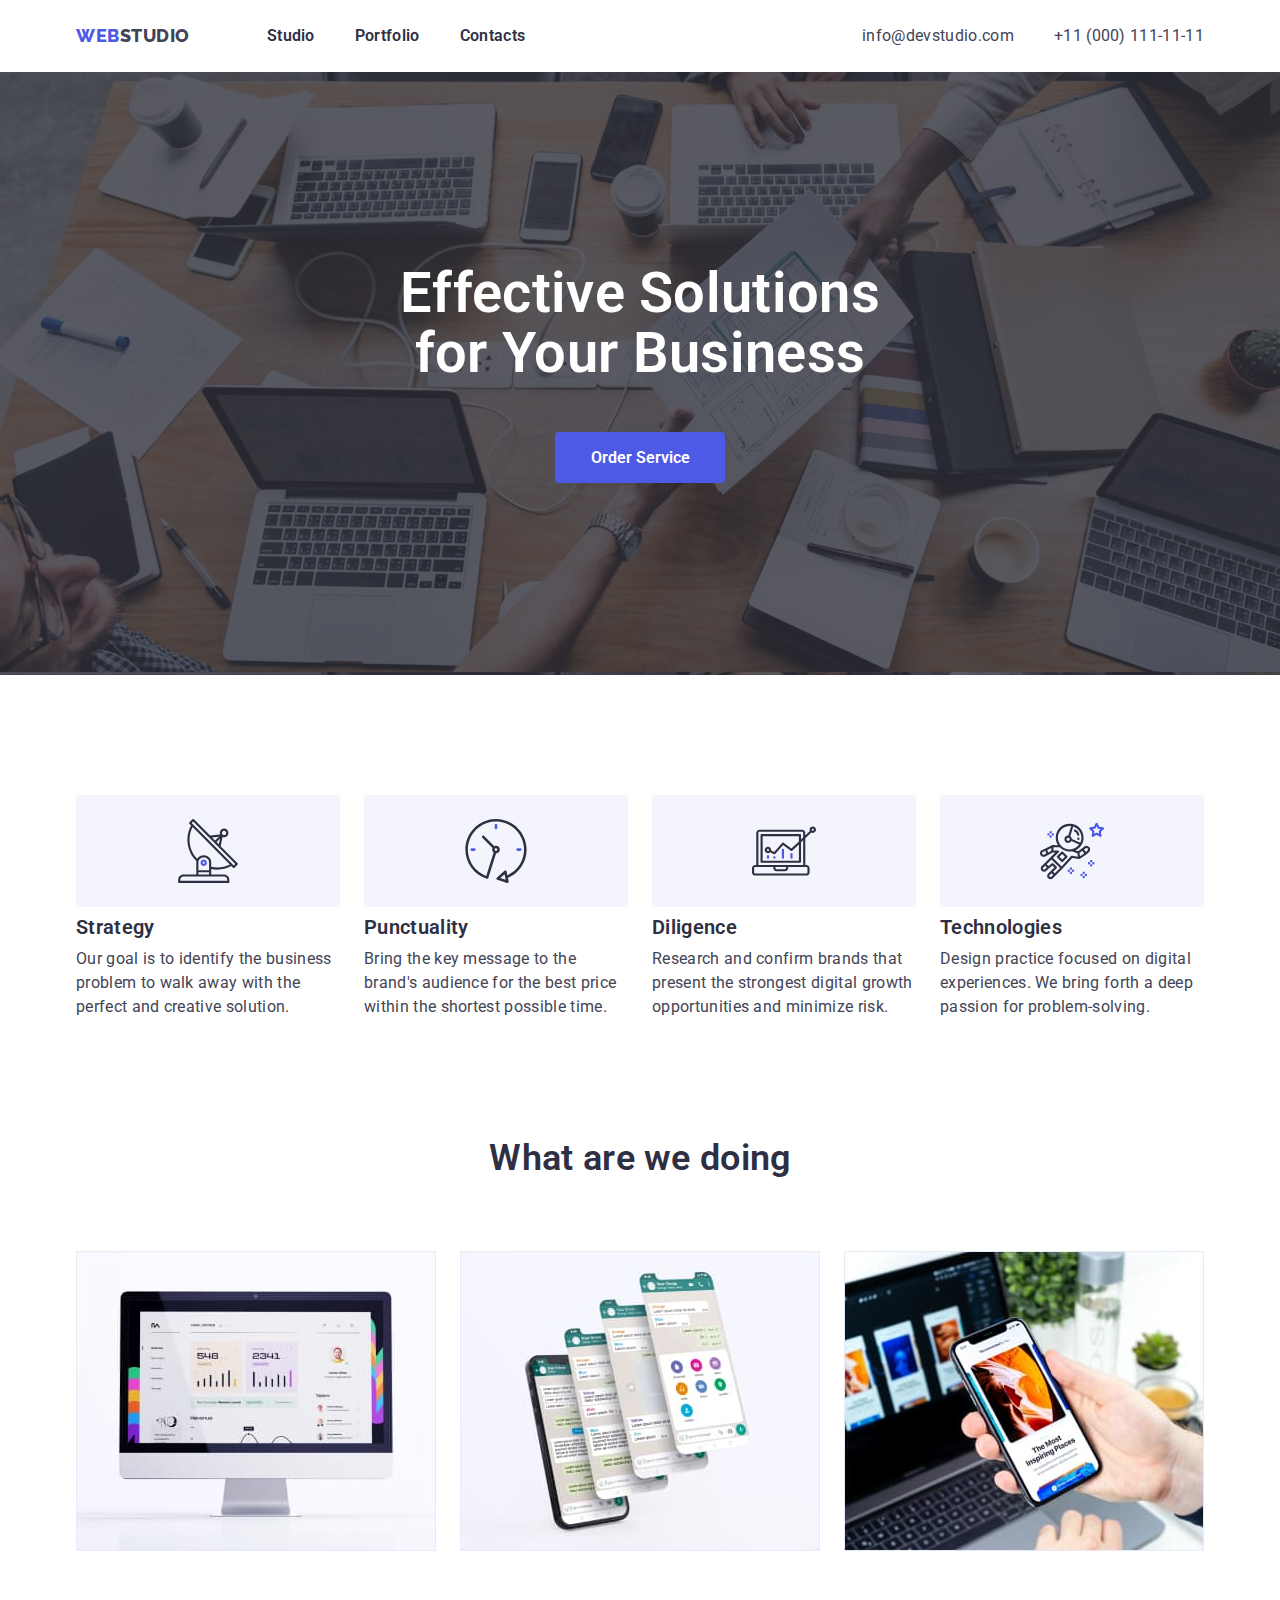
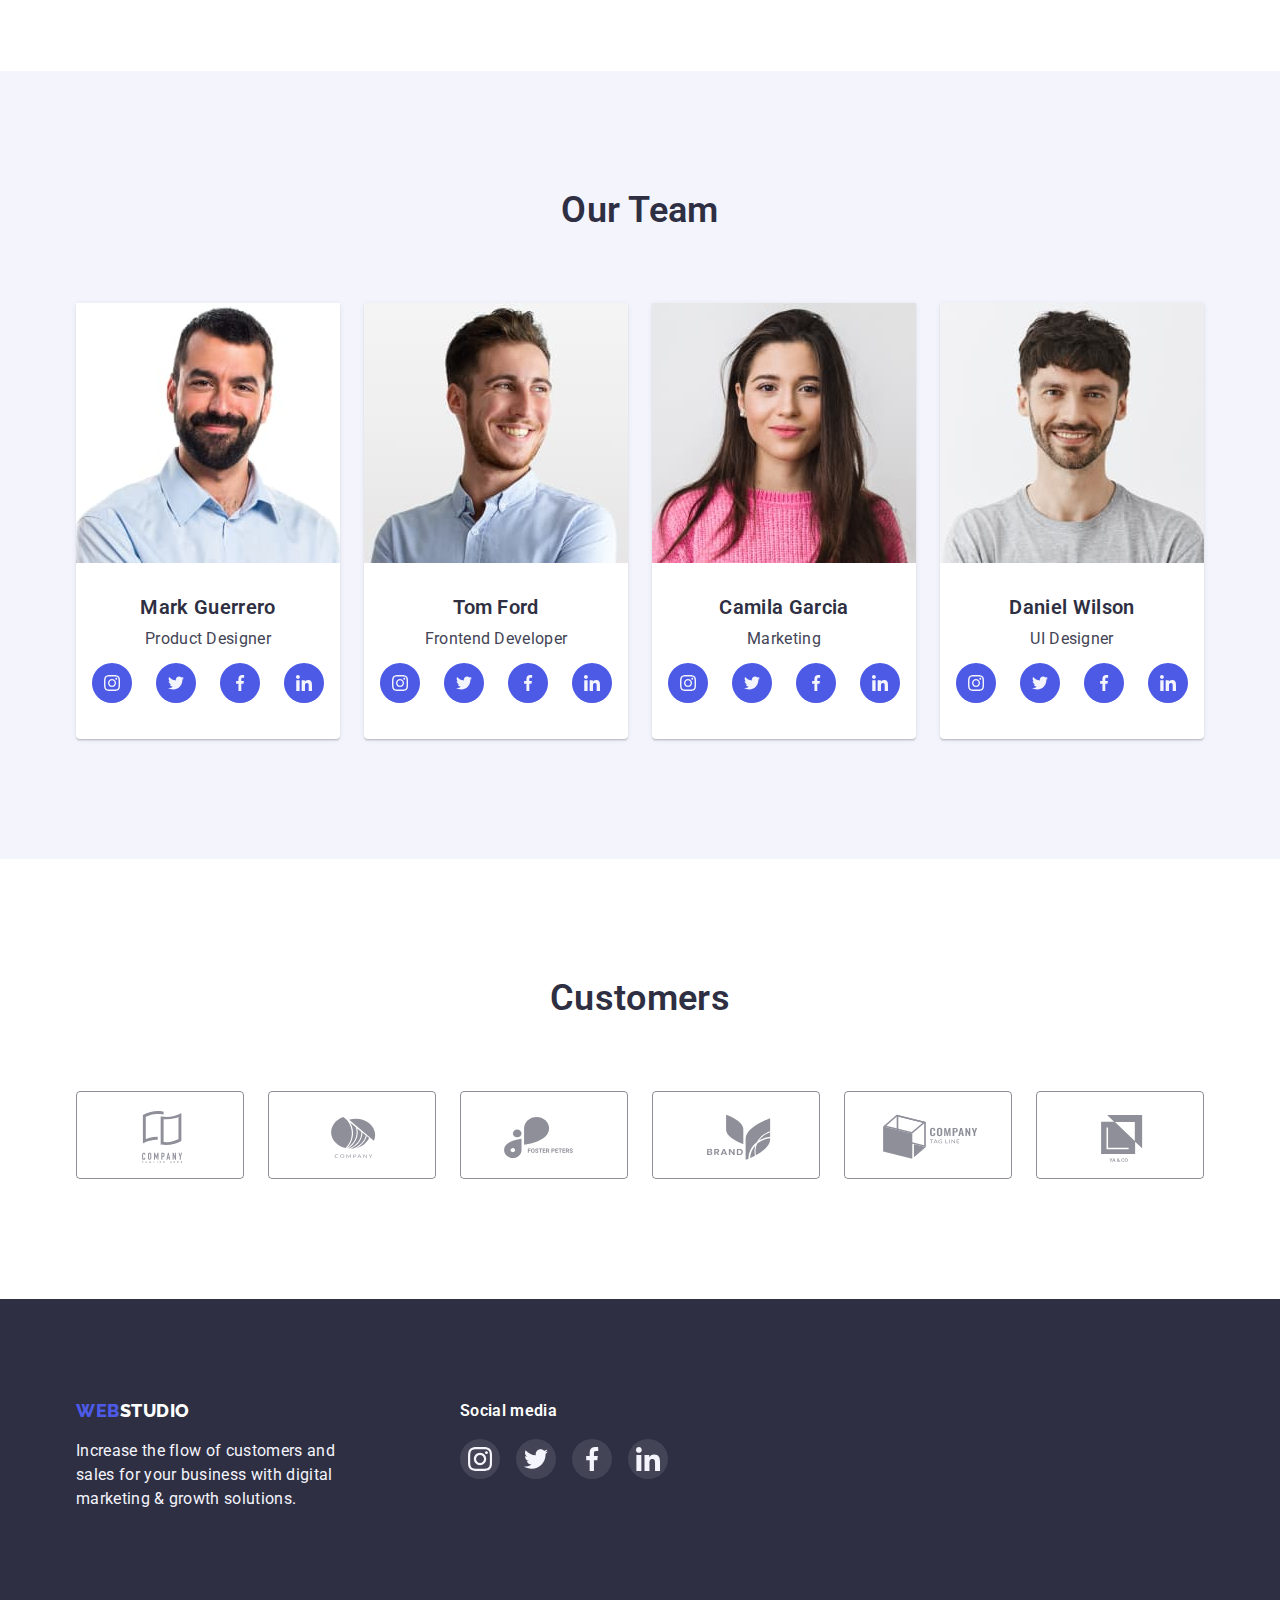
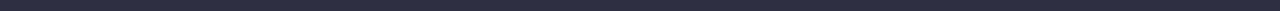
<file: index.html>
<!DOCTYPE html>
<html lang="en">
  <head>
    <meta charset="UTF-8" />
    <meta http-equiv="X-UA-Compatible" content="IE=edge" />
    <meta name="viewport" content="width=device-width, initial-scale=1.0" />
    <title>Main Page</title>
    <link
      href="https://fonts.googleapis.com/css2?family=Raleway:wght@800&family=Roboto:wght@400;500;700;900&display=swap"
      rel="stylesheet"
    />
    <link
      rel="stylesheet"
      href="https://cdnjs.cloudflare.com/ajax/libs/modern-normalize/1.1.0/modern-normalize.min.css"
    />

    <link rel="stylesheet" href="./css/styles.css" />
  </head>
  <body>
    <!--шапка сайта-->

    <header class="shadow-header">
      <div class="primary-nav container">
        <nav class="nav">
          <a href="./index.html" class="logo"
            >Web<span class="logo-head">Studio</span></a
          >
          <ul class="site-nav list nav">
            <li class="item">
              <a href="./index.html" class="nav-link">Studio</a>
            </li>
            <li class="item">
              <a href="./portfolio.html" class="nav-link">Portfolio</a>
            </li>
            <li class="item">
              <a href="./index.html" class="nav-link">Contacts</a>
            </li>
          </ul>
        </nav>
        <ul class="list contact-nav">
          <li class="list contact">
            <a href="mailto:info@devstudio.com" class="contact"
              >info@devstudio.com</a
            >
          </li>
          <li class="list contact">
            <a href="tel:+110001111111" class="contact">+11 (000) 111-11-11</a>
          </li>
        </ul>
      </div>
    </header>
    <!-- "Main" сайта -->
    <main>
      <!-- Секция 1 герой  -->
      <section class="section-hero hero-image">
        <h1 class="hero">
          Effective Solutions <br />
          for Your Business
        </h1>
        <button type="button" class="button-secondary">Order Service</button>
      </section>
      <!-- Секция 2 -->
      <section class="section no-padding">
        <div class="container">
          <ul class="no-margin-top no-margin no-padding-left section-flex">
            <li class="text-item list-li">
              <div class="box">
                <svg class="icon-box" width="64" height="64">
                  <use href="./images/symbol-defs.svg#icon-antenna"></use>
                </svg>
              </div>
              <h2 class="section-text">Strategy</h2>
              <p>
                Our goal is to identify the business problem to walk away with
                the perfect and creative solution.
              </p>
            </li>
            <li class="text-item list-li">
              <div class="box">
                <svg class="icon-box" width="64" height="64">
                  <use href="./images/symbol-defs.svg#icon-clock"></use>
                </svg>
              </div>
              <h2 class="section-text">Punctuality</h2>
              <p>
                Bring the key message to the brand's audience for the best price
                within the shortest possible time.
              </p>
            </li>
            <li class="text-item list-li">
              <div class="box">
                <svg class="icon-box" width="64" height="64">
                  <use href="./images/symbol-defs.svg#icon-diagram"></use>
                </svg>
              </div>
              <h2 class="section-text">Diligence</h2>
              <p>
                Research and confirm brands that present the strongest digital
                growth opportunities and minimize risk.
              </p>
            </li>
            <li class="text-item list-li">
              <div class="box">
                <svg class="icon-box" width="64" height="64">
                  <use href="./images/symbol-defs.svg#icon-astronaut"></use>
                </svg>
              </div>
              <h2 class="section-text">Technologies</h2>
              <p>
                Design practice focused on digital experiences. We bring forth a
                deep passion for problem-solving.
              </p>
            </li>
          </ul>
        </div>
      </section>
      <!-- Секция 3 -->
      <section class="section">
        <div class="container">
          <h2 class="section-text section-three">What are we doing</h2>
          <ul class="section-flex list">
            <li class="list-card">
              <img src="./images/photo1.jpg" alt="Rectangle 71" width="360" />
            </li>
            <li class="list-card">
              <img src="./images/photo2.jpg" alt="Rectangle 71" width="360" />
            </li>
            <li class="list-card">
              <img src="./images/photo3.jpg" alt="Rectangle 71" width="360" />
            </li>
          </ul>
        </div>
      </section>
      <!-- Секция 4 -->
      <section class="section work-list">
        <div class="container item">
          <h2 class="section-text section-title">Our Team</h2>
          <ul class="section-flex no-padding-left no-margin-top-bottom">
            <li class="list-li">
              <img src="./images/img1.jpg" alt="Team Card" width="264" />
              <div class="item">
                <h3 class="section-text">Mark Guerrero</h3>
                <p>Product Designer</p>
              </div>
              <ul class="list social-botton">
                <li class="items">
                  <a href="" class="link" aria-label="instagram">
                    <svg class="soc-icon" width="40" height="40">
                      <use href="./images/symbol-defs.svg#icon-inst"></use>
                    </svg>
                  </a>
                </li>
                <li class="items">
                  <a href="" class="link" aria-label="twitter">
                    <svg class="soc-icon" width="40" height="40">
                      <use href="./images/symbol-defs.svg#icon-twit"></use>
                    </svg>
                  </a>
                </li>
                <li class="items">
                  <a href="" class="link" aria-label="facebook">
                    <svg class="soc-icon" width="40" height="40">
                      <use href="./images/symbol-defs.svg#icon-face"></use>
                    </svg>
                  </a>
                </li>
                <li class="items">
                  <a href="" class="link" aria-label="in">
                    <svg class="soc-icon" width="40" height="40">
                      <use href="./images/symbol-defs.svg#icon-in"></use></svg
                  ></a>
                </li>
              </ul>
            </li>
            <li class="list-li">
              <img src="./images/img2.jpg" alt="Team Card" width="264" />
              <div class="item">
                <h3 class="section-text">Tom Ford</h3>
                <p>Frontend Developer</p>
              </div>
              <ul class="list social-botton">
                <li class="items">
                  <a href="" class="link" aria-label="instagram">
                    <svg class="soc-icon" width="40" height="40">
                      <use href="./images/symbol-defs.svg#icon-inst"></use>
                    </svg>
                  </a>
                </li>
                <li class="items">
                  <a href="" class="link" aria-label="twitter">
                    <svg class="soc-icon" width="40" height="40">
                      <use href="./images/symbol-defs.svg#icon-twit"></use>
                    </svg>
                  </a>
                </li>
                <li class="items">
                  <a href="" class="link" aria-label="facebook">
                    <svg class="soc-icon" width="40" height="40">
                      <use href="./images/symbol-defs.svg#icon-face"></use>
                    </svg>
                  </a>
                </li>
                <li class="items">
                  <a href="" class="link" aria-label="in">
                    <svg class="soc-icon" width="40" height="40">
                      <use href="./images/symbol-defs.svg#icon-in"></use></svg
                  ></a>
                </li>
              </ul>
            </li>
            <li class="list-li">
              <img src="./images/img3.jpg" alt="Team Card" width="264" />
              <div class="item">
                <h3 class="section-text">Camila Garcia</h3>
                <p>Marketing</p>
              </div>
              <ul class="list social-botton">
                <li class="items">
                  <a href="" class="link" aria-label="instagram">
                    <svg class="soc-icon" width="40" height="40">
                      <use href="./images/symbol-defs.svg#icon-inst"></use>
                    </svg>
                  </a>
                </li>
                <li class="items">
                  <a href="" class="link" aria-label="twitter">
                    <svg class="soc-icon" width="40" height="40">
                      <use href="./images/symbol-defs.svg#icon-twit"></use>
                    </svg>
                  </a>
                </li>
                <li class="items">
                  <a href="" class="link" aria-label="facebook">
                    <svg class="soc-icon" width="40" height="40">
                      <use href="./images/symbol-defs.svg#icon-face"></use>
                    </svg>
                  </a>
                </li>
                <li class="items">
                  <a href="" class="link" aria-label="in">
                    <svg class="soc-icon" width="40" height="40">
                      <use href="./images/symbol-defs.svg#icon-in"></use></svg
                  ></a>
                </li>
              </ul>
            </li>
            <li class="list-li">
              <img src="./images/img4.jpg" alt="Team Card" width="264" />
              <div class="item">
                <h3 class="section-text">Daniel Wilson</h3>
                <p>UI Designer</p>
              </div>
              <ul class="list social-botton">
                <li class="items">
                  <a href="" class="link" aria-label="instagram">
                    <svg class="soc-icon" width="40" height="40">
                      <use href="./images/symbol-defs.svg#icon-inst"></use>
                    </svg>
                  </a>
                </li>
                <li class="items">
                  <a href="" class="link" aria-label="twitter">
                    <svg class="soc-icon" width="40" height="40">
                      <use href="./images/symbol-defs.svg#icon-twit"></use>
                    </svg>
                  </a>
                </li>
                <li class="items">
                  <a href="" class="link" aria-label="facebook">
                    <svg class="soc-icon" width="40" height="40">
                      <use href="./images/symbol-defs.svg#icon-face"></use>
                    </svg>
                  </a>
                </li>
                <li class="items">
                  <a href="" class="link" aria-label="in">
                    <svg class="soc-icon" width="40" height="40">
                      <use href="./images/symbol-defs.svg#icon-in"></use></svg
                  ></a>
                </li>
              </ul>
            </li>
          </ul>
        </div>
      </section>
      <!-- Customers -->
      <section class="section">
        <div class="container">
          <h2 class="section-text section-title">Customers</h2>
          <ul class="social-botton no-margin-padding">
            <li class="list customers">
              <a href="" class="link" aria-label="client-one">
                <svg class="icon" width="168" height="88">
                  <use href="./images/symbol-defs.svg#icon-client-one"></use>
                </svg>
              </a>
            </li>
            <li class="list customers">
              <a href="" class="link" aria-label="client-two">
                <svg class="icon" width="168" height="88">
                  <use
                    href="./images/symbol-defs.svg#icon-client-two"
                  ></use></svg
              ></a>
            </li>
            <li class="list customers">
              <a href="" class="link" aria-label="client-three">
                <svg class="icon" width="168" height="88">
                  <use href="./images/symbol-defs.svg#icon-client-three"></use>
                </svg>
              </a>
            </li>
            <li class="list customers">
              <a href="" class="link" aria-label="client-four">
                <svg class="icon" width="168" height="88">
                  <use href="./images/symbol-defs.svg#icon-client-four"></use>
                </svg>
              </a>
            </li>
            <li class="list customers">
              <a href="" class="link" aria-label="client-five">
                <svg class="icon" width="168" height="88">
                  <use href="./images/symbol-defs.svg#icon-client-five"></use>
                </svg>
              </a>
            </li>
            <li class="list customers">
              <a href="" class="link" aria-label="client-six">
                <svg class="icon" width="168" height="88">
                  <use href="./images/symbol-defs.svg#icon-client-six"></use>
                </svg>
              </a>
            </li>
          </ul>
        </div>
      </section>
    </main>
    <!-- Footer Сайта -->
    <footer class="section-footer">
      <div class="container footer-box">
        <div class="margin-right">
          <a href="./index.html" class="logo"
            >Web<span class="logo-footer">Studio</span></a
          >
          <p class="footer-title">
            Increase the flow of customers and sales for your business with
            digital marketing & growth solutions.
          </p>
        </div>
        <div>
          <h2 class="footer-text">Social media</h2>
          <ul class="icon-footer">
            <li class="list">
              <a href="" class="link" aria-label="instagram">
                <svg width="40" height="40">
                  <use href="./images/symbol-defs.svg#icon-inst-footer"></use>
                </svg>
              </a>
            </li>
            <li class="list">
              <a href="" class="link" aria-label="twitter">
                <svg width="40" height="40">
                  <use href="./images/symbol-defs.svg#icon-twit-footer"></use>
                </svg>
              </a>
            </li>
            <li class="list">
              <a href="" class="link" aria-label="facebook">
                <svg width="40" height="40">
                  <use href="./images/symbol-defs.svg#icon-face-footer"></use>
                </svg>
              </a>
            </li>
            <li class="list">
              <a href="" class="link" aria-label="in">
                <svg width="40" height="40">
                  <use href="./images/symbol-defs.svg#icon-in-footer"></use>
                </svg>
              </a>
            </li>
          </ul>
        </div>
      </div>
    </footer>
  </body>
</html>
</file>
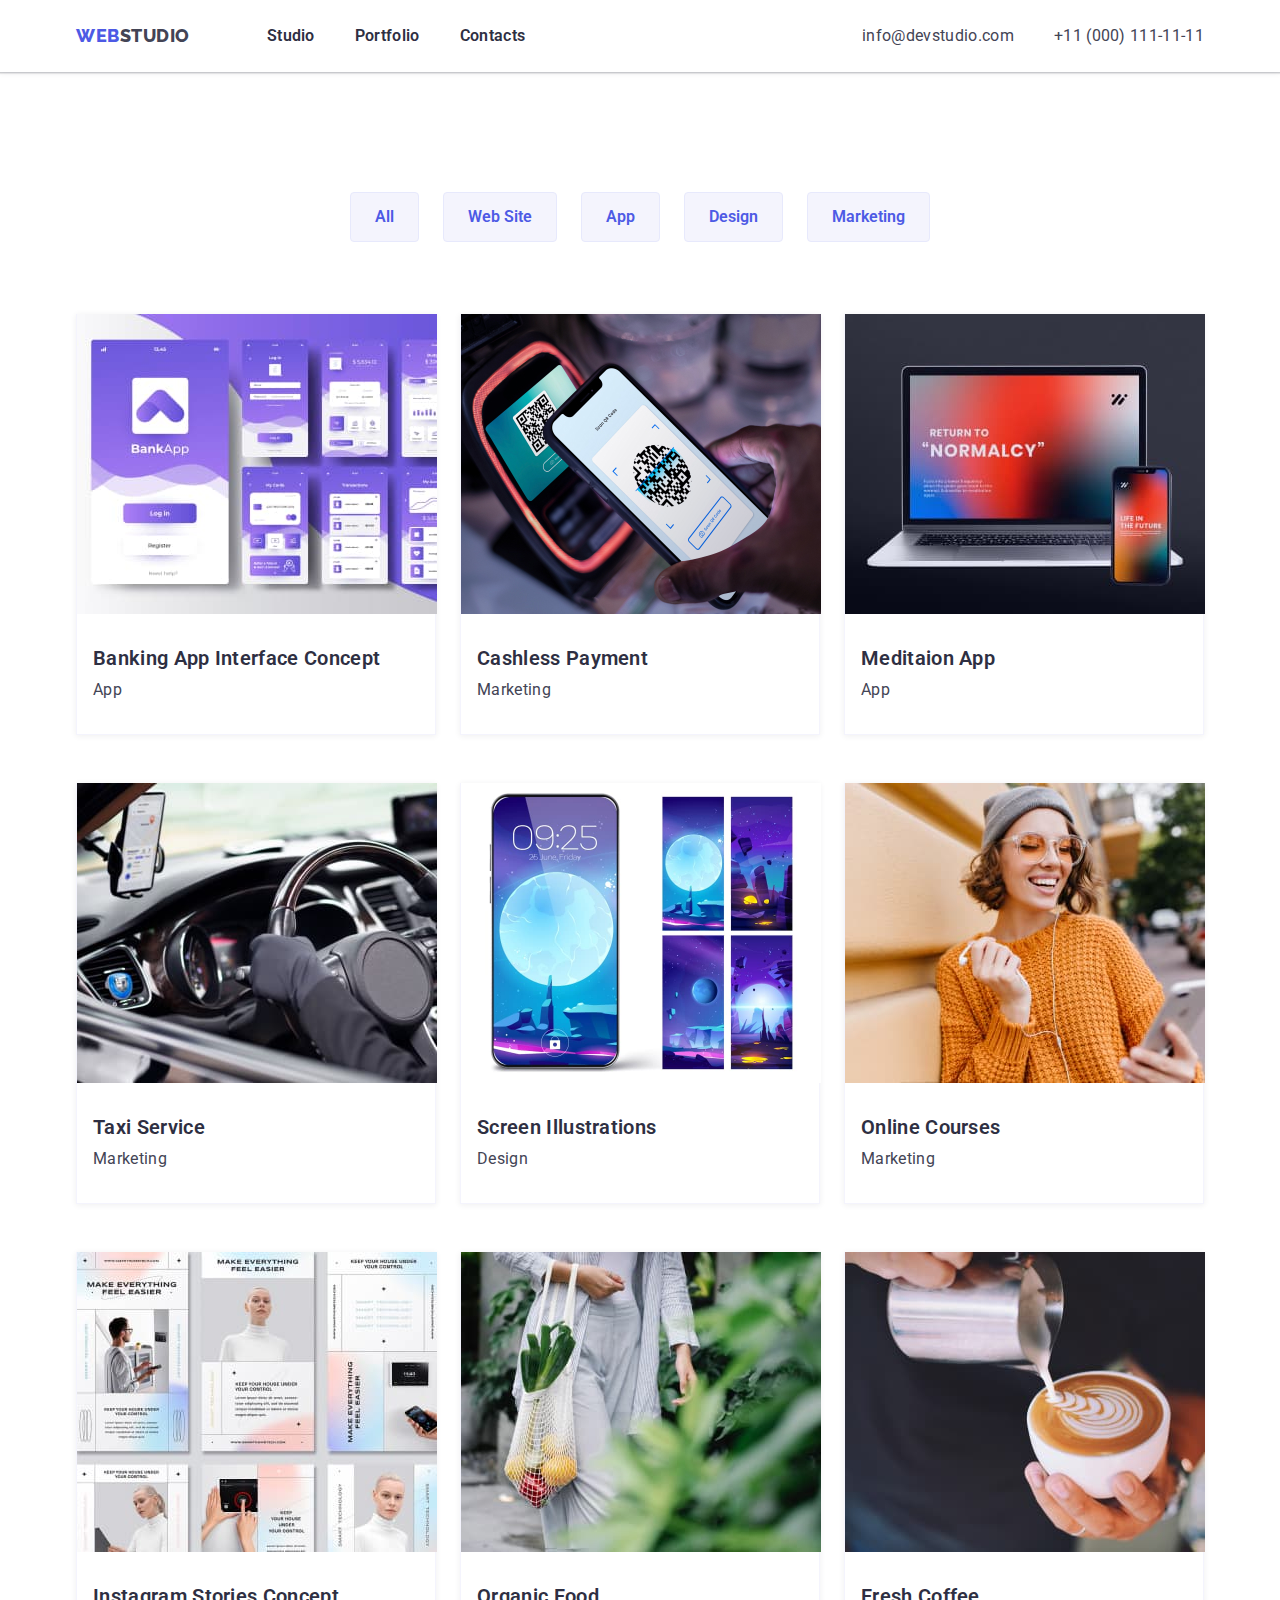
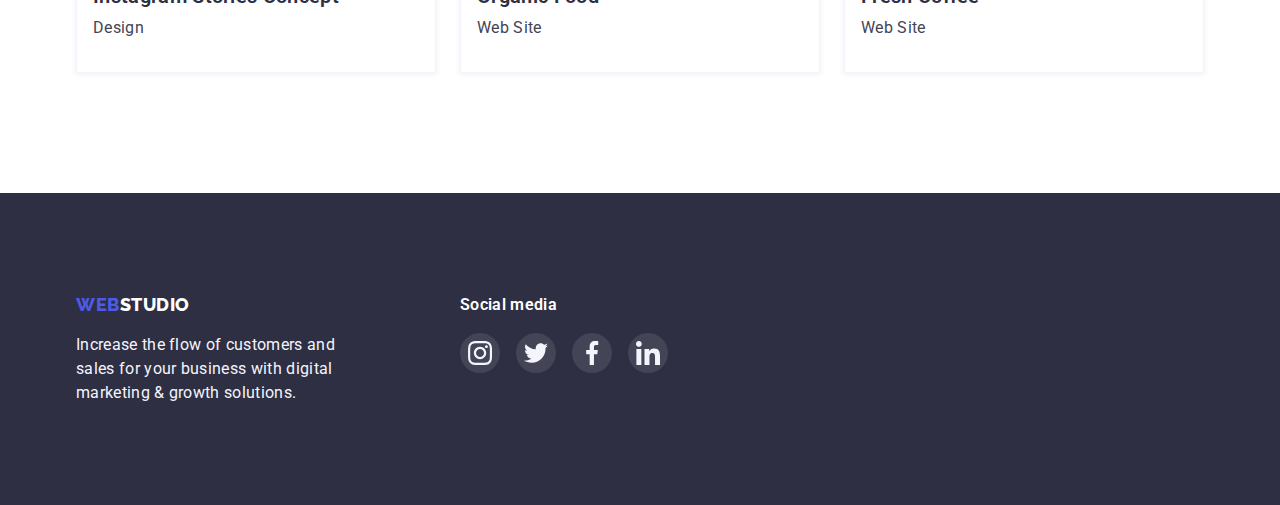
<file: portfolio.html>
<!DOCTYPE html>
<html lang="en">
  <head>
    <meta charset="UTF-8" />
    <meta http-equiv="X-UA-Compatible" content="IE=edge" />
    <meta name="viewport" content="width=device-width, initial-scale=1.0" />
    <title>Main Page</title>
    <link
      href="https://fonts.googleapis.com/css2?family=Raleway:wght@800&family=Roboto:wght@400;500;700;900&display=swap"
      rel="stylesheet"
    />
    <link
      rel="stylesheet"
      href="https://cdnjs.cloudflare.com/ajax/libs/modern-normalize/1.1.0/modern-normalize.min.css"
    />

    <link rel="stylesheet" href="./css/styles.css" />
  </head>
  <body>
    <!--шапка сайта-->
    <header class="shadow-header">
      <div class="primary-nav container">
        <nav class="nav">
          <a href="./index.html" class="logo"
            >Web<span class="logo-head">Studio</span></a
          >
          <ul class="site-nav list nav">
            <li class="item">
              <a href="./index.html" class="nav-link">Studio</a>
            </li>
            <li class="item">
              <a href="./portfolio.html" class="nav-link">Portfolio</a>
            </li>
            <li class="item">
              <a href="./index.html" class="nav-link">Contacts</a>
            </li>
          </ul>
        </nav>
        <ul class="list contact-nav">
          <li class="list contact">
            <a href="mailto:info@devstudio.com" class="contact"
              >info@devstudio.com</a
            >
          </li>
          <li class="list contact">
            <a href="tel:+110001111111" class="contact">+11 (000) 111-11-11</a>
          </li>
        </ul>
      </div>
    </header>
    <!-- "Main" сайта -->
    <main>
      <!-- Секция кнопок -->
      <section class="section">
        <div class="container">
          <ul class="list button-list section-header">
            <li class="item">
              <button type="button" class="button-primary">All</button>
            </li>
            <li class="item">
              <button type="button" class="button-primary">Web Site</button>
            </li>
            <li class="item">
              <button type="button" class="button-primary">App</button>
            </li>
            <li class="item">
              <button type="button" class="button-primary">Design</button>
            </li>
            <li class="item">
              <button type="button" class="button-primary">Marketing</button>
            </li>
          </ul>
          <h1 class="visually-hidden">Секция кнопок</h1>

          <!-- Секция карток -->
          <ul class="list container-card">
            <li class="card">
              <a href="" class="decoration-list"
                ><img
                  src="./images/img-one.jpg"
                  alt="Project Card"
                  width="360"
                />
                <div class="text-card">
                  <h2 class="section-text">Banking App Interface Concept</h2>
                  <p>App</p>
                </div></a
              >
            </li>
            <li class="card">
              <a href="" class="decoration-list"
                ><img
                  src="./images/img-two.jpg"
                  alt="Project Card"
                  width="360"
                />
                <div class="text-card">
                  <h2 class="section-text">Cashless Payment</h2>
                  <p>Marketing</p>
                </div></a
              >
            </li>
            <li class="card">
              <a href="" class="decoration-list">
                <img
                  src="./images/img-tree.jpg"
                  alt="Project Card"
                  width="360"
                />
                <div class="text-card">
                  <h2 class="section-text">Meditaion App</h2>
                  <p>App</p>
                </div></a
              >
            </li>
            <li class="card">
              <a href="" class="decoration-list"
                ><img
                  src="./images/img-four.jpg"
                  alt="Project Card"
                  width="360"
                />
                <div class="text-card">
                  <h2 class="section-text">Taxi Service</h2>
                  <p>Marketing</p>
                </div></a
              >
            </li>
            <li class="card">
              <a href="" class="decoration-list">
                <img
                  src="./images/img-five.jpg"
                  alt="Project Card"
                  width="360"
                />
                <div class="text-card">
                  <h2 class="section-text">Screen Illustrations</h2>
                  <p>Design</p>
                </div></a
              >
            </li>
            <li class="card">
              <a href="" class="decoration-list">
                <img
                  src="./images/img-six.jpg"
                  alt="Project Card"
                  width="360"
                />
                <div class="text-card">
                  <h2 class="section-text">Online Courses</h2>
                  <p>Marketing</p>
                </div></a
              >
            </li>
            <li class="card">
              <a href="" class="decoration-list"
                ><img
                  src="./images/img-seven.jpg"
                  alt="Project Card"
                  width="360"
                />
                <div class="text-card">
                  <h2 class="section-text">Instagram Stories Concept</h2>
                  <p>Design</p>
                </div></a
              >
            </li>
            <li class="card">
              <a href="" class="decoration-list">
                <img
                  src="./images/img-eight.jpg"
                  alt="Project Card"
                  width="360"
                />
                <div class="text-card">
                  <h2 class="section-text">Organic Food</h2>
                  <p>Web Site</p>
                </div></a
              >
            </li>
            <li class="card">
              <a href="" class="decoration-list"
                ><img
                  src="./images/img-nine.jpg"
                  alt="Project Card"
                  width="360"
                />
                <div class="text-card">
                  <h2 class="section-text">Fresh Coffee</h2>
                  <p>Web Site</p>
                </div></a
              >
            </li>
          </ul>
        </div>
      </section>
    </main>
    <!-- Footer Сайта -->
    <footer class="section-footer">
      <div class="container footer-box">
        <div class="margin-right">
          <a href="./index.html" class="logo"
            >Web<span class="logo-footer">Studio</span></a
          >
          <p class="footer-title">
            Increase the flow of customers and sales for your business with
            digital marketing & growth solutions.
          </p>
        </div>
        <div>
          <h2 class="footer-text">Social media</h2>
          <ul class="icon-footer">
            <li class="list">
              <a href="" class="link" aria-label="instagram">
                <svg width="40" height="40">
                  <use href="./images/symbol-defs.svg#icon-inst-footer"></use>
                </svg>
              </a>
            </li>
            <li class="list">
              <a href="" class="link" aria-label="twitter">
                <svg width="40" height="40">
                  <use href="./images/symbol-defs.svg#icon-twit-footer"></use>
                </svg>
              </a>
            </li>
            <li class="list">
              <a href="" class="link" aria-label="facebook">
                <svg width="40" height="40">
                  <use href="./images/symbol-defs.svg#icon-face-footer"></use>
                </svg>
              </a>
            </li>
            <li class="list">
              <a href="" class="link" aria-label="in">
                <svg width="40" height="40">
                  <use href="./images/symbol-defs.svg#icon-in-footer"></use>
                </svg>
              </a>
            </li>
          </ul>
        </div>
      </div>
    </footer>
  </body>
</html>
</file>
<file: css/styles.css>
/* палитра */

  :root {
    --primary-text-color:#434455;
    --title-text-color:#2E2F42;
    --accent-color: #4D5AE5;
    --white-color:#FFFFFF;
    --activ-buttons-color: #31D0AA;
    --button-primary-color: #F4F4FD;
  }
 body 
 {
background: var(--white-color);
color: var(--primary-text-color);
font-family: Roboto, sans-serif;
letter-spacing: 0.02em;
}

.container {
    padding-left: 15px;
    padding-right: 15px;
    margin-left: auto;
   margin-right: auto;
   width: 1158px;
   /* outline: 2px solid tomato; */
}

p {
    font-size: 16px;
line-height: 1.5;
margin-top: 0;
margin-bottom: 0;

}
.list {
list-style: none;
margin: 0;
padding: 0;
}
/* шапка сайта */
.logo {
    color:  var(--accent-color);
    text-decoration: none
}
.logo-head {
    color: var(--primary-text-color);
}
.logo {
font-family: 'Raleway';
font-weight: 800;
font-size: 18px;
line-height: 1.33;
/* identical to box height, or 133% */

letter-spacing: 0.03em;
text-transform: uppercase;
}
 /* навигация сайту */
.nav {
    display:flex ;
    align-items: center;
}

.primary-nav {
    display:flex ;
    align-items: center;
 
}

.shadow-header {
box-shadow:  0px 2px 1px rgba(46, 47, 66, 0.08), 0px 1px 1px rgba(46, 47, 66, 0.16), 0px 1px 6px rgba(46, 47, 66, 0.08);
}

.border {
    box-shadow: 0px 0px 1px 0px var(--primary-text-color);
}

.site-nav {
font-weight: 600;
font-size: 16px;
line-height: 1.5;
margin-left: 77px;
}


.site-nav .item + .item {
 margin-left: 40px;
}



.nav-link {
display: block;
padding-top: 24px;
padding-bottom: 24px;


color: var(--title-text-color);
text-decoration: none;
    }

.nav-link:hover,
.nav-link:focus {
color: var(--primary-text-color);
}



.nav-link:active {
    color: var(--accent-color);
}
.active-portfolio {
    color: var(--accent-color);
    text-decoration: none;
}
.active-studio {
    color: var(--accent-color); 
    text-decoration: none;
}
/* Навигация */
.contact-nav {
    display: flex;
    margin-left: auto;
}

.contact-nav .list + .list {
margin-left: 40px;

}

/* контакти */
.contact {
    color: var(--primary-text-color);
    text-decoration: none;

}
/* hover */
.contact:hover,
.contact:focus {
    color: var(--accent-color);
}
/* active */
.contact:active {
    color: var(--activ-buttons-color);
}
/* "Main" сайта */

/* Секция герой 1 */
.section-hero {

    /* background-image: linear-gradient(to right,
    rgba(255,0,0,0.5),
    rgba(0,0,255,0.5)
    ),
    url(../images/people-office.jpg); */

    background-image: linear-gradient(to right,
    rgba(47,48,58,0.8),
    rgba(47,48,58,0.8)
    ),
    url(../images/people-office.jpg);
max-width: 1440px;
background-size: auto;
background-color: var(--title-text-color);
    text-align: center;
    padding-top: 192px;
    padding-bottom: 192px;
  margin-left: auto;
  margin-right: auto;
}

/* .hero-image {
background-image: linear-gradient(var(--accent-color))
} */
.hero {
    color: var(--white-color);
    font-weight: 600;
    font-size: 56px;
    line-height: 1.07;
    margin-top: 0;
    margin-bottom: 48px;
}
.visually-hidden {
    position: absolute;
    white-space: nowrap;
    width: 1px;
    height: 1px;
    overflow: hidden;
    border: 0;
    padding: 0;
    clip: rect(0 0 0 0);
    clip-path: inset(50%);
    margin: -1px;
}
.button-list{
    display: flex;
    justify-content:center;
   
}
.button-primary:hover,
.button-list .item:focus {
    box-shadow: 0px 3px 1px rgba(0, 0, 0, 0.1), 0px 2px 1px rgba(0, 0, 0, 0.08), 0px 2px 2px rgba(0, 0, 0, 0.12);
    border: 1px solid var(--accent-color);
}

/* .button-list .item {
    margin-right: 24px;
}
.button-list .item:last-child {
    margin-right: 0;
} */
/* .button-list .item:not(:last-child) {
    margin-right: 24px;
} */
.button-list .item + .item {
    margin-left: 24px;
}


.button-secondary {
    font-family: Roboto, sans-serif;
    background-color: var(--accent-color);
    color: var(--white-color);
    font-weight: 600;
    font-size: 16px;
    line-height: 1.19;
    border-radius: 4px;
    padding: 16px 32px;
    min-width: 170px;
    text-align: center;
    border: none;
}
.button-secondary:hover,
.button-secondary:focus {
    background-color: #404BBF;
    box-shadow: 0px 4px 4px rgba(0, 0, 0, 0.15);
}
.button-primary {
    font-family: Roboto, sans-serif;
    background-color: var(--button-primary-color);
    color: var(--accent-color);
 font-weight: 600;
font-size: 16px;
line-height: 1.5;
border-radius: 4px;
border: 1px solid #E7E9FC;
padding: 12px 24px;

}
.button-primary:hover,
.button-primary:focus {
color:var(--white-color);
background-color: var(--accent-color);
}
button {
    cursor: pointer;
}

/* ceкции 1,2,3,4 */



.social-botton {
    display: flex;
    justify-content: center;
  padding-bottom: 36px;

}

.social-botton .items {
    margin-right: 24px;

}

.social-botton .items .link {
    display: block;
    width: 40px;
    height: 40px;
}

.social-botton .items:nth-child(4) {
    margin-right: 0px;
}

/* .svg-one {
    width: 264px;
    height: 112px;
}
 */


/* .text-item::before {
    display:block;
    content: '';
    background-size: 59.72px, 64px;
    background-position: center;
    background-repeat: no-repeat;
    height: 112px;
    background-color: var(--button-primary-color);

    outline: 1px solid blue;
}

.icon-antena::before {
background-image: url(../images/svg/antenna.svg);
}
.icon-clock::before {
background-image: url(../images/svg/clock.svg);
}
.icon-diagram::before {
background-image: url(../images/svg/diagram.svg);
}
.icon-astronaut::before {
background-image: url(../images/svg/astronaut.svg);
}
 */




.section-header {
    margin-bottom: 72px;
   
}


.work-list {
    background: var(--button-primary-color);
}



.section-text {
 
    color: var(--title-text-color);
font-weight: 600;
font-size: 20px;
line-height: 1.2;

margin-top: 0px;
margin-bottom: 8px;
}

.text-item .section-text {
    color: var(--title-text-color);
font-weight: 600;
font-size: 20px;
line-height: 1.2;
margin-top: 0;
margin-bottom: 8px;
}

.text-card {
    padding-left: 16px;
padding-top: 32px;
padding-bottom: 32px;

}


/* .section-four {
background-color: var(--button-primary-color);
} */

.section-flex {
    display: flex;
    flex-wrap: wrap;
    padding-left: o;
    margin-right: auto;
    margin-left: auto;
}

.section .list-li {
    width: calc((100% - 72px) / 4);
    padding-left: 0;
    margin-right: 24px;
    list-style: none;
   margin-top: 0;
    text-align: start;
}

.section .list-card {

    width: calc((100% - 48px) / 3);

    margin-right: 24px;

}





.section .item .list-li {
    box-shadow: 0px 1px 6px rgba(46, 47, 66, 0.08), 0px 1px 1px rgba(46, 47, 66, 0.16), 0px 2px 1px rgba(46, 47, 66, 0.08);
border-radius: 0px 0px 4px 4px;
}

/* .list-shadow {
    box-shadow: 0px 0px 1px 0px var(--primary-text-color);
    padding-bottom: 32px;
} */
.section .list-li .text-item {
    text-align: start;
}

.section {

    padding-top: 120px;
    padding-bottom: 120px;
}


.section .list-li:nth-child(4n) {

    margin-right: 0;
}

/* .section .list:nth-last-child(-n + 4) {

    margin-bottom: 120px;
} */


.list-li .box {
    width: 264px;
    height: 112px;
    background-color: var(--button-primary-color);
    margin-bottom: 8px;
    
}

.icon-box {
margin-left: 100px;
margin-top: 24px;
}

.section .list-card:nth-child(3n) {

    margin-right: 0;
}

.list-li {
    background-color: var(--white-color);
}

.list-li .item {
  padding-top: 32px;
  margin-bottom: 12px;
  text-align: center;

}

.section-title {
    font-weight: 600;
    font-size: 36px;
    line-height: 1.11;
    text-align: center;
}
.section-three {
    font-weight: 600;
    font-size: 36px;
    line-height: 1.11;
    text-align: center;
    margin-top: 0;
    margin-bottom: 72px;
}

.section-text.section-title {
    margin-bottom: 72px;

}

.decoration-list {
color: var(--primary-text-color);

    text-decoration: none;
}
img {
    display: block;
}
.container-card {
    display: flex;
    flex-wrap: wrap;
    
}
.container .card {
width: calc((100% - 48px) / 3);
margin-right: 24px;
margin-bottom: 48px;
border: 0.5px solid #F4F4FD;
border-top: none;
box-shadow: 0px 1px 6px rgba(46, 47, 66, 0.08);
} 

.card:hover,
.card:focus {
    box-shadow: 0px 1px 6px rgba(46, 47, 66, 0.08), 0px 1px 1px rgba(46, 47, 66, 0.16), 0px 2px 1px rgba(46, 47, 66, 0.08);
}


.card:nth-child(3n) {

    margin-right: 0;
}

.card:nth-last-child(-n + 3) {

    margin-bottom: 0;
}
/* Customers */
.customers {
    width: 168px;
    height: 88px;
    margin-right: 24px;
    border: 1px solid #8E8F99;
border-radius: 4px;
}

.customers:nth-child(6) {
    margin-right: 0px
    
}


.icon {
  color: #8E8F99;
}

.customers .icon {
fill: currentColor;
}

.customers:hover,
.customers:focus   {
    border: 1px solid var(--accent-color)

}
.link:hover .icon,
.link:focus .icon {

 fill: #404BBF;   
}


.social-botton .customers .link {
    display: block;
    width: 168px;
    height: 88px;
}


.link .soc-icon {
color: var(--accent-color);
}

.link .soc-icon {
fill: currentColor;
}

.link:hover .soc-icon,
.link:focus .soc-icon {
    fill: #404BBF;
}

/* footer сайта */ 


.section-footer {
background-color: var(--title-text-color);
padding-top: 100px;
    padding-bottom: 100px;
}
/* logo */

.logo {
    color:  var(--accent-color);
}
.logo-footer {
    color: var(--white-color)
}
.footer-title {
display: block;
 color: var(--button-primary-color) ;  
 font-size: 16px;
line-height: 1.5; 
margin-top: 16px;

width: 264px;
height: 72px;
}

.footer-text {
    font-weight: 600;
font-size: 16px;
line-height: 24px;
letter-spacing: 0.02em;

color: #FFFFFF;
margin-top: 0;
margin-bottom: 16px;
}

.footer-box {
 display: flex;
}



.footer-button {
    display: flex;
}

.icon-footer {
    display: flex;
    padding-left: 0;
    margin-top: 0;
    margin-bottom: 0;
}
.icon-footer .list {
    display: block;
    width: 40px;
    height: 40px;
    margin-right: 16px;

}

.icon-footer .list:nth-child(4) {
    margin-right: 0px;
}

.icon-footer .list .link {
    display: block;
    width: 40px;
    height: 40px;
}

.icon-footer .list:hover,
.icon-footer .link:focus {
    border-radius: 50%;
    background-color: #31D0AA;
}



.no-padding {
    padding-bottom: 0;
}
.no-padding-left {
    padding-left: 0;
}
.no-padding-top {
    padding-top: 0;
}
.no-margin-top {
    margin-top: 0;
}

.no-margin {
    margin-bottom: 0;
}
 
.no-margin-left {
    margin-left: 0;
}

.no-margin-top-bottom
{
    margin-top: 0;
    margin-bottom: 0;
}
.no-margin-padding {
    margin-left: 0;
    margin-top: 0;
    margin-bottom: 0;
    padding-bottom: 0;
    padding-left: 0;
}

.margin-right {
    margin-right: 120px;
}
</file>
